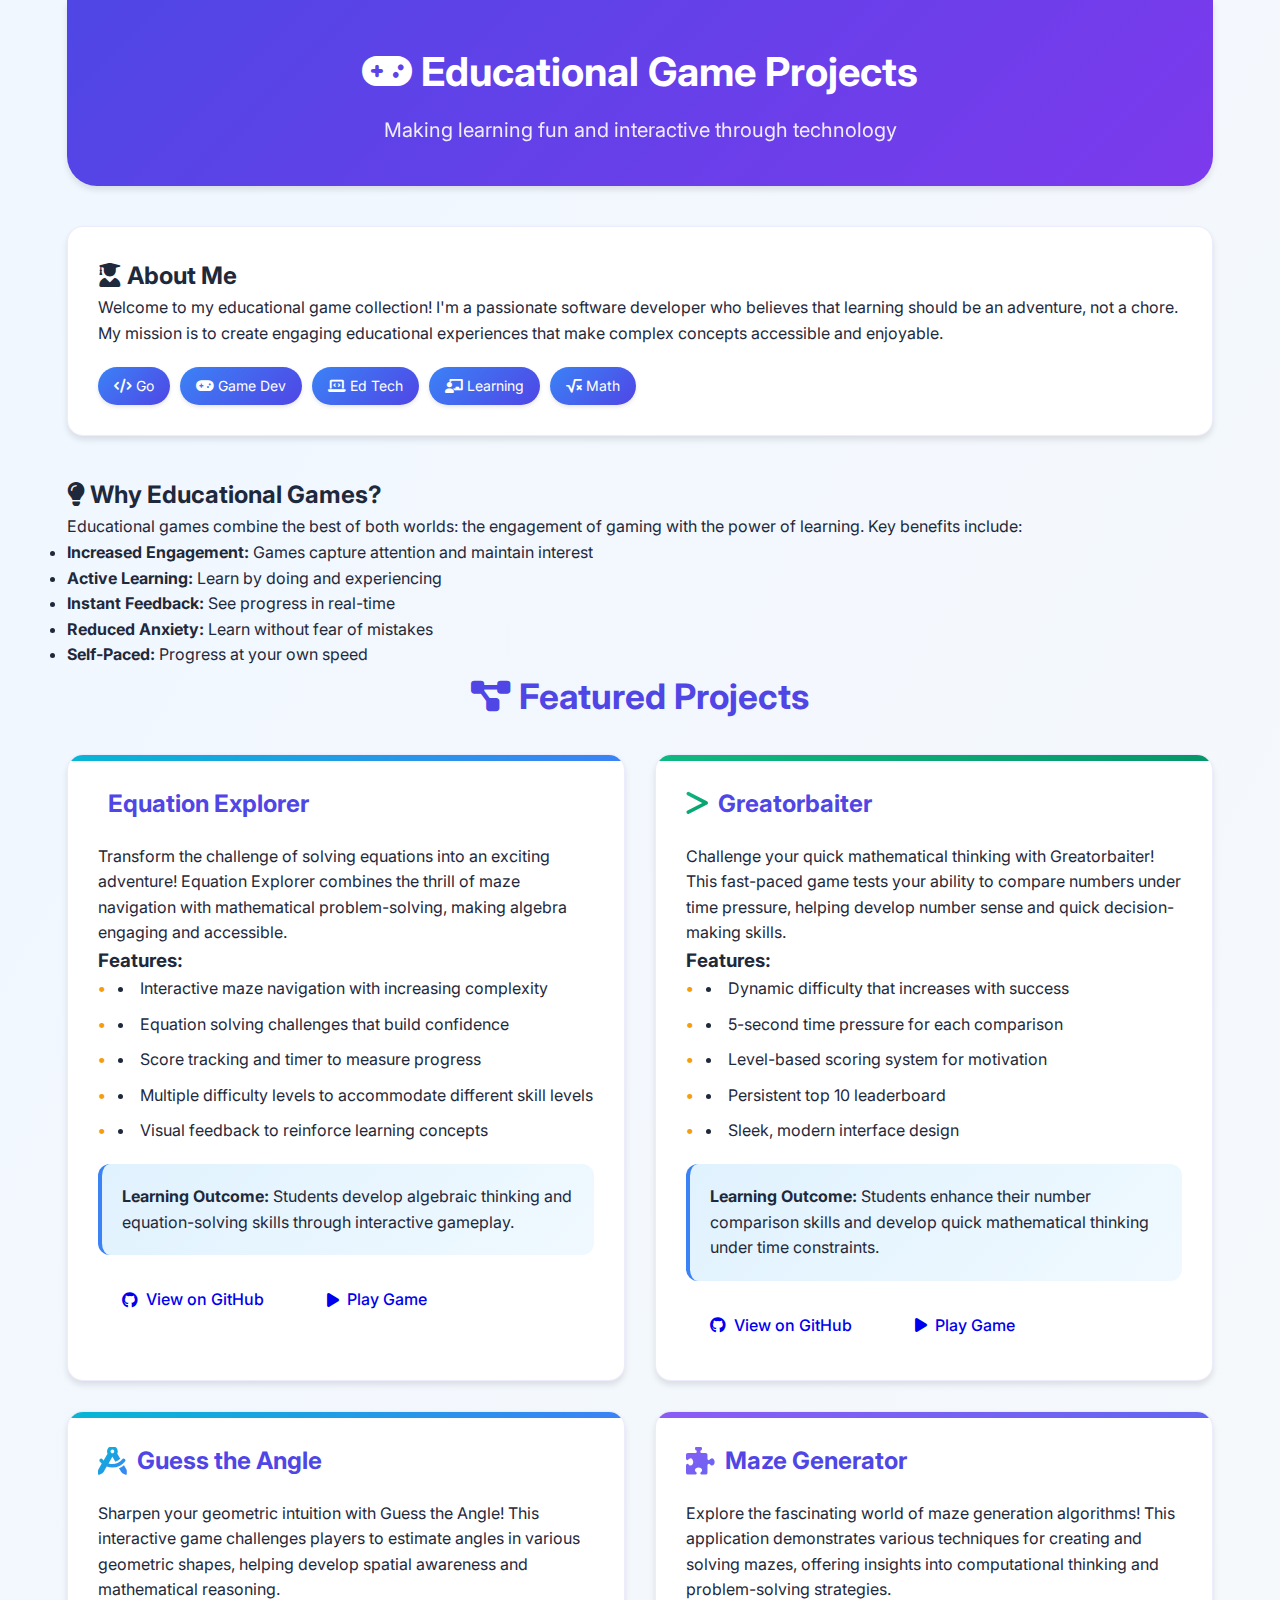
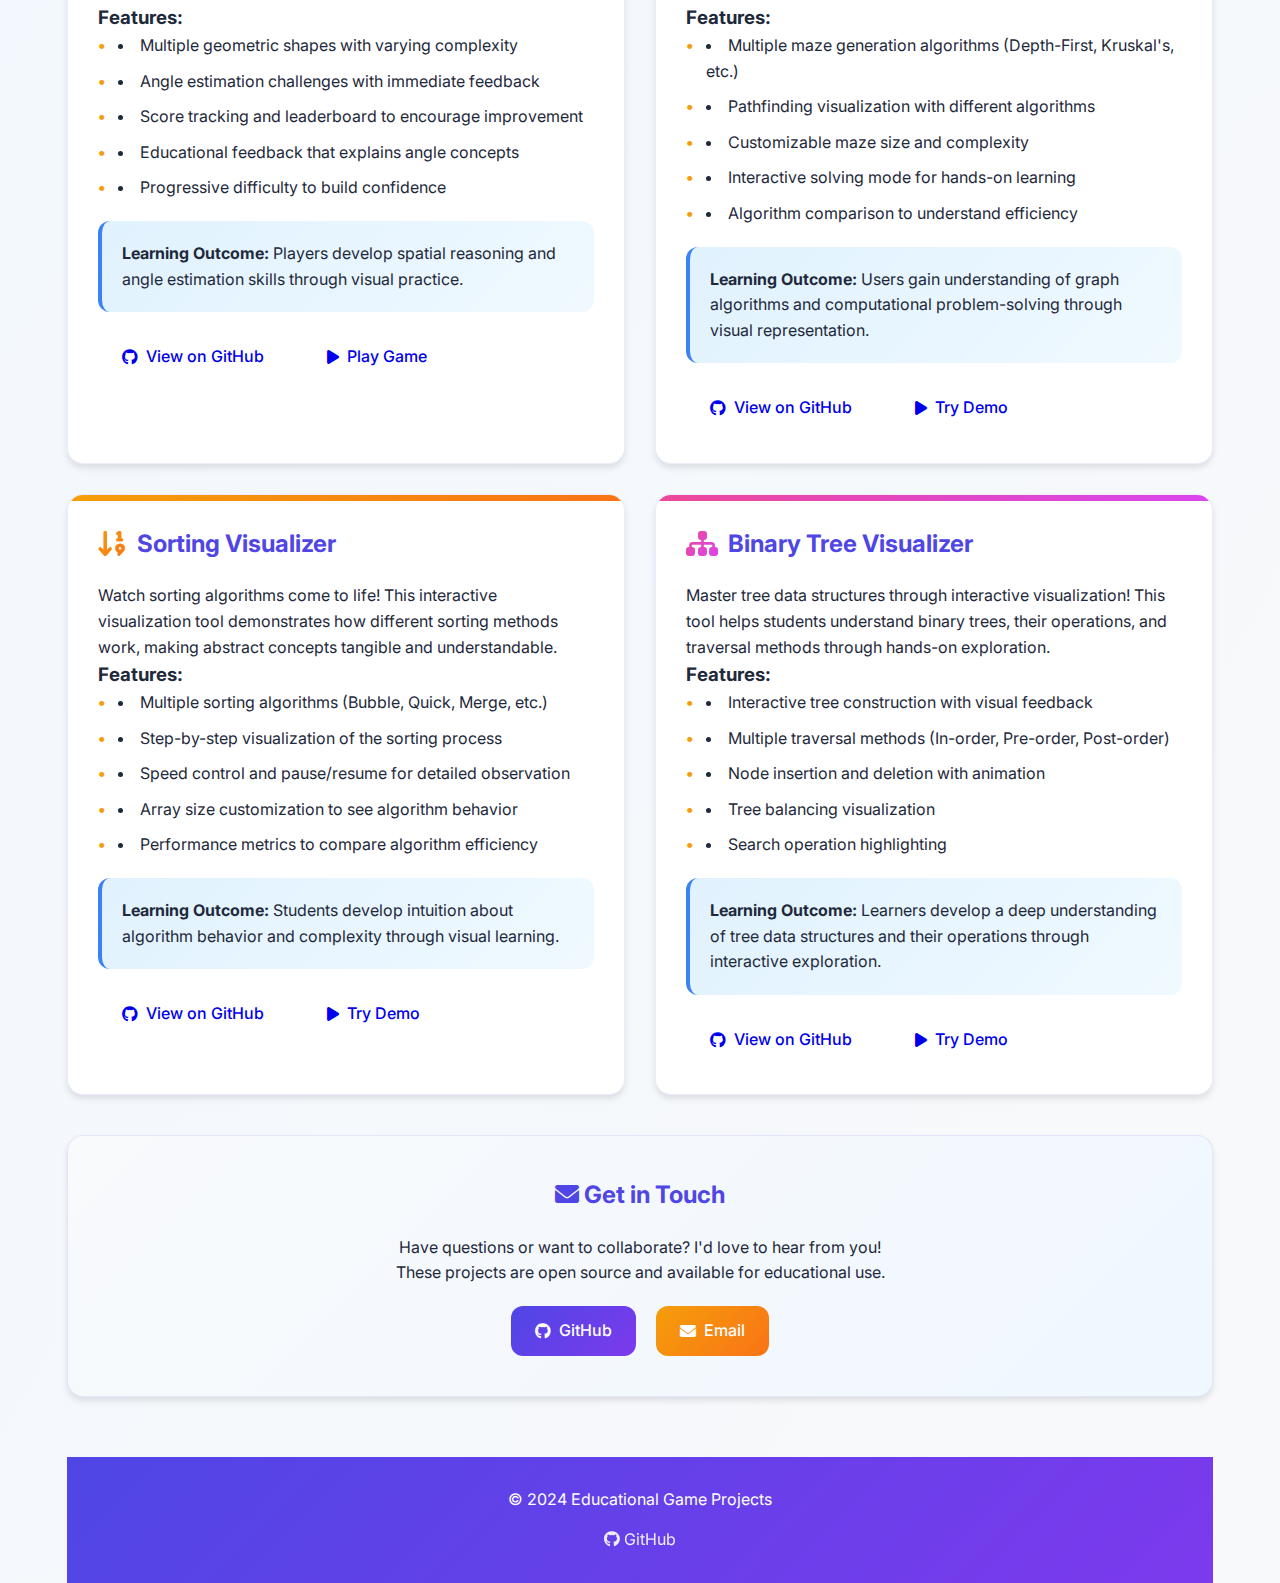
<file: index.html>
<!DOCTYPE html>
<html lang="en">
<head>
    <meta charset="UTF-8">
    <meta name="viewport" content="width=device-width, initial-scale=1.0, maximum-scale=1.0, user-scalable=no">
    <meta name="theme-color" content="#4f46e5">
    <meta name="apple-mobile-web-app-capable" content="yes">
    <meta name="apple-mobile-web-app-status-bar-style" content="black-translucent">
    <title>Educational Game Projects | Interactive Learning</title>
    <link rel="stylesheet" href="styles.css">
    <link href="https://fonts.googleapis.com/css2?family=Inter:wght@400;500;600;700&display=swap" rel="stylesheet">
    <link rel="stylesheet" href="https://cdnjs.cloudflare.com/ajax/libs/font-awesome/6.0.0/css/all.min.css">
</head>
<body>
    <div class="container">
        <header>
            <h1><i class="fas fa-gamepad"></i> Educational Game Projects</h1>
            <p class="header-subtitle">Making learning fun and interactive through technology</p>
        </header>

        <section class="about-section">
            <h2><i class="fas fa-user-graduate"></i> About Me</h2>
            <div class="about-content">
                <div class="about-text">
                    <p>Welcome to my educational game collection! I'm a passionate software developer who believes that learning should be an adventure, not a chore. My mission is to create engaging educational experiences that make complex concepts accessible and enjoyable.</p>
                    <div class="skills">
                        <span class="skill-tag"><i class="fas fa-code"></i> Go</span>
                        <span class="skill-tag"><i class="fas fa-gamepad"></i> Game Dev</span>
                        <span class="skill-tag"><i class="fas fa-laptop-code"></i> Ed Tech</span>
                        <span class="skill-tag"><i class="fas fa-chalkboard-teacher"></i> Learning</span>
                        <span class="skill-tag"><i class="fas fa-square-root-alt"></i> Math</span>
                    </div>
                </div>
            </div>
        </section>

        <section class="intro-section">
            <h2><i class="fas fa-lightbulb"></i> Why Educational Games?</h2>
            <div class="intro-content">
                <p>Educational games combine the best of both worlds: the engagement of gaming with the power of learning. Key benefits include:</p>
                <ul class="benefits-list">
                    <li><strong>Increased Engagement:</strong> Games capture attention and maintain interest</li>
                    <li><strong>Active Learning:</strong> Learn by doing and experiencing</li>
                    <li><strong>Instant Feedback:</strong> See progress in real-time</li>
                    <li><strong>Reduced Anxiety:</strong> Learn without fear of mistakes</li>
                    <li><strong>Self-Paced:</strong> Progress at your own speed</li>
                </ul>
            </div>
        </section>

        <main>
            <h2 class="projects-title"><i class="fas fa-project-diagram"></i> Featured Projects</h2>
            <div class="projects-wrapper">
                <section class="project" data-type="math">
                    <h2><i class="fas fa-maze"></i> Equation Explorer</h2>
                    <div class="project-content">
                        <div class="project-description">
                            <p>Transform the challenge of solving equations into an exciting adventure! Equation Explorer combines the thrill of maze navigation with mathematical problem-solving, making algebra engaging and accessible.</p>
                            <h3>Features:</h3>
                            <ul>
                                <li>Interactive maze navigation with increasing complexity</li>
                                <li>Equation solving challenges that build confidence</li>
                                <li>Score tracking and timer to measure progress</li>
                                <li>Multiple difficulty levels to accommodate different skill levels</li>
                                <li>Visual feedback to reinforce learning concepts</li>
                            </ul>
                            <p class="learning-outcome"><strong>Learning Outcome:</strong> Students develop algebraic thinking and equation-solving skills through interactive gameplay.</p>
                            <div class="project-links">
                                <a href="https://github.com/hsrakri/hd-gocode/tree/main/equation_explorer" class="btn"><i class="fab fa-github"></i> View on GitHub</a>
                                <a href="https://hsrakri.github.io/hd-gocode/equation_explorer" class="btn"><i class="fas fa-play"></i> Play Game</a>
                            </div>
                        </div>
                    </div>
                </section>

                <section class="project" data-type="game">
                    <h2><i class="fas fa-greater-than"></i> Greatorbaiter</h2>
                    <div class="project-content">
                        <div class="project-description">
                            <p>Challenge your quick mathematical thinking with Greatorbaiter! This fast-paced game tests your ability to compare numbers under time pressure, helping develop number sense and quick decision-making skills.</p>
                            <h3>Features:</h3>
                            <ul>
                                <li>Dynamic difficulty that increases with success</li>
                                <li>5-second time pressure for each comparison</li>
                                <li>Level-based scoring system for motivation</li>
                                <li>Persistent top 10 leaderboard</li>
                                <li>Sleek, modern interface design</li>
                            </ul>
                            <p class="learning-outcome"><strong>Learning Outcome:</strong> Students enhance their number comparison skills and develop quick mathematical thinking under time constraints.</p>
                            <div class="project-links">
                                <a href="https://github.com/hsrakri/hd-gocode/tree/main/greatorbaiter" class="btn"><i class="fab fa-github"></i> View on GitHub</a>
                                <a href="games/greatorbaiter/index.html" class="btn"><i class="fas fa-play"></i> Play Game</a>
                            </div>
                        </div>
                    </div>
                </section>

                <section class="project" data-type="math">
                    <h2><i class="fas fa-drafting-compass"></i> Guess the Angle</h2>
                    <div class="project-content">
                        <div class="project-description">
                            <p>Sharpen your geometric intuition with Guess the Angle! This interactive game challenges players to estimate angles in various geometric shapes, helping develop spatial awareness and mathematical reasoning.</p>
                            <h3>Features:</h3>
                            <ul>
                                <li>Multiple geometric shapes with varying complexity</li>
                                <li>Angle estimation challenges with immediate feedback</li>
                                <li>Score tracking and leaderboard to encourage improvement</li>
                                <li>Educational feedback that explains angle concepts</li>
                                <li>Progressive difficulty to build confidence</li>
                            </ul>
                            <p class="learning-outcome"><strong>Learning Outcome:</strong> Players develop spatial reasoning and angle estimation skills through visual practice.</p>
                            <div class="project-links">
                                <a href="https://github.com/hsrakri/hd-gocode/tree/main/guesstheangle" class="btn"><i class="fab fa-github"></i> View on GitHub</a>
                                <a href="https://hsrakri.github.io/hd-gocode/guesstheangle" class="btn"><i class="fas fa-play"></i> Play Game</a>
                            </div>
                        </div>
                    </div>
                </section>

                <section class="project" data-type="algorithm">
                    <h2><i class="fas fa-puzzle-piece"></i> Maze Generator</h2>
                    <div class="project-content">
                        <div class="project-description">
                            <p>Explore the fascinating world of maze generation algorithms! This application demonstrates various techniques for creating and solving mazes, offering insights into computational thinking and problem-solving strategies.</p>
                            <h3>Features:</h3>
                            <ul>
                                <li>Multiple maze generation algorithms (Depth-First, Kruskal's, etc.)</li>
                                <li>Pathfinding visualization with different algorithms</li>
                                <li>Customizable maze size and complexity</li>
                                <li>Interactive solving mode for hands-on learning</li>
                                <li>Algorithm comparison to understand efficiency</li>
                            </ul>
                            <p class="learning-outcome"><strong>Learning Outcome:</strong> Users gain understanding of graph algorithms and computational problem-solving through visual representation.</p>
                            <div class="project-links">
                                <a href="https://github.com/hsrakri/hd-gocode/tree/main/maze_generator" class="btn"><i class="fab fa-github"></i> View on GitHub</a>
                                <a href="https://hsrakri.github.io/hd-gocode/maze_generator" class="btn"><i class="fas fa-play"></i> Try Demo</a>
                            </div>
                        </div>
                    </div>
                </section>

                <section class="project" data-type="visualization">
                    <h2><i class="fas fa-sort-numeric-down"></i> Sorting Visualizer</h2>
                    <div class="project-content">
                        <div class="project-description">
                            <p>Watch sorting algorithms come to life! This interactive visualization tool demonstrates how different sorting methods work, making abstract concepts tangible and understandable.</p>
                            <h3>Features:</h3>
                            <ul>
                                <li>Multiple sorting algorithms (Bubble, Quick, Merge, etc.)</li>
                                <li>Step-by-step visualization of the sorting process</li>
                                <li>Speed control and pause/resume for detailed observation</li>
                                <li>Array size customization to see algorithm behavior</li>
                                <li>Performance metrics to compare algorithm efficiency</li>
                            </ul>
                            <p class="learning-outcome"><strong>Learning Outcome:</strong> Students develop intuition about algorithm behavior and complexity through visual learning.</p>
                            <div class="project-links">
                                <a href="https://github.com/hsrakri/hd-gocode/tree/main/sorting_visualizer" class="btn"><i class="fab fa-github"></i> View on GitHub</a>
                                <a href="https://hsrakri.github.io/hd-gocode/sorting_visualizer" class="btn"><i class="fas fa-play"></i> Try Demo</a>
                            </div>
                        </div>
                    </div>
                </section>

                <section class="project" data-type="data">
                    <h2><i class="fas fa-sitemap"></i> Binary Tree Visualizer</h2>
                    <div class="project-content">
                        <div class="project-description">
                            <p>Master tree data structures through interactive visualization! This tool helps students understand binary trees, their operations, and traversal methods through hands-on exploration.</p>
                            <h3>Features:</h3>
                            <ul>
                                <li>Interactive tree construction with visual feedback</li>
                                <li>Multiple traversal methods (In-order, Pre-order, Post-order)</li>
                                <li>Node insertion and deletion with animation</li>
                                <li>Tree balancing visualization</li>
                                <li>Search operation highlighting</li>
                            </ul>
                            <p class="learning-outcome"><strong>Learning Outcome:</strong> Learners develop a deep understanding of tree data structures and their operations through interactive exploration.</p>
                            <div class="project-links">
                                <a href="https://github.com/hsrakri/hd-gocode/tree/main/binary_tree_visualizer" class="btn"><i class="fab fa-github"></i> View on GitHub</a>
                                <a href="https://hsrakri.github.io/hd-gocode/binary_tree_visualizer" class="btn"><i class="fas fa-play"></i> Try Demo</a>
                            </div>
                        </div>
                    </div>
                </section>
            </div>
        </main>

        <section class="contact-section">
            <h2><i class="fas fa-envelope"></i> Get in Touch</h2>
            <div class="contact-content">
                <p>Have questions or want to collaborate? I'd love to hear from you!</p>
                <p>These projects are open source and available for educational use.</p>
                <div class="contact-links">
                    <a href="https://github.com/hsrakri" class="btn btn-github"><i class="fab fa-github"></i> GitHub</a>
                    <a href="mailto:contact@example.com" class="btn btn-email"><i class="fas fa-envelope"></i> Email</a>
                </div>
            </div>
        </section>

        <footer>
            <p>&copy; 2024 Educational Game Projects</p>
            <div class="social-links">
                <a href="https://github.com/hsrakri" target="_blank" rel="noopener"><i class="fab fa-github"></i> GitHub</a>
            </div>
        </footer>
    </div>

    <script>
        // Add touch support for mobile devices
        document.addEventListener('DOMContentLoaded', function() {
            // Add active state to buttons on touch
            const buttons = document.querySelectorAll('.btn');
            buttons.forEach(button => {
                button.addEventListener('touchstart', function() {
                    this.classList.add('btn-active');
                });
                button.addEventListener('touchend', function() {
                    this.classList.remove('btn-active');
                });
            });

            // Improve scroll performance
            let ticking = false;
            window.addEventListener('scroll', function() {
                if (!ticking) {
                    window.requestAnimationFrame(function() {
                        // Add scroll-based effects here if needed
                        ticking = false;
                    });
                    ticking = true;
                }
            });
        });
    </script>
</body>
</html>
</file>
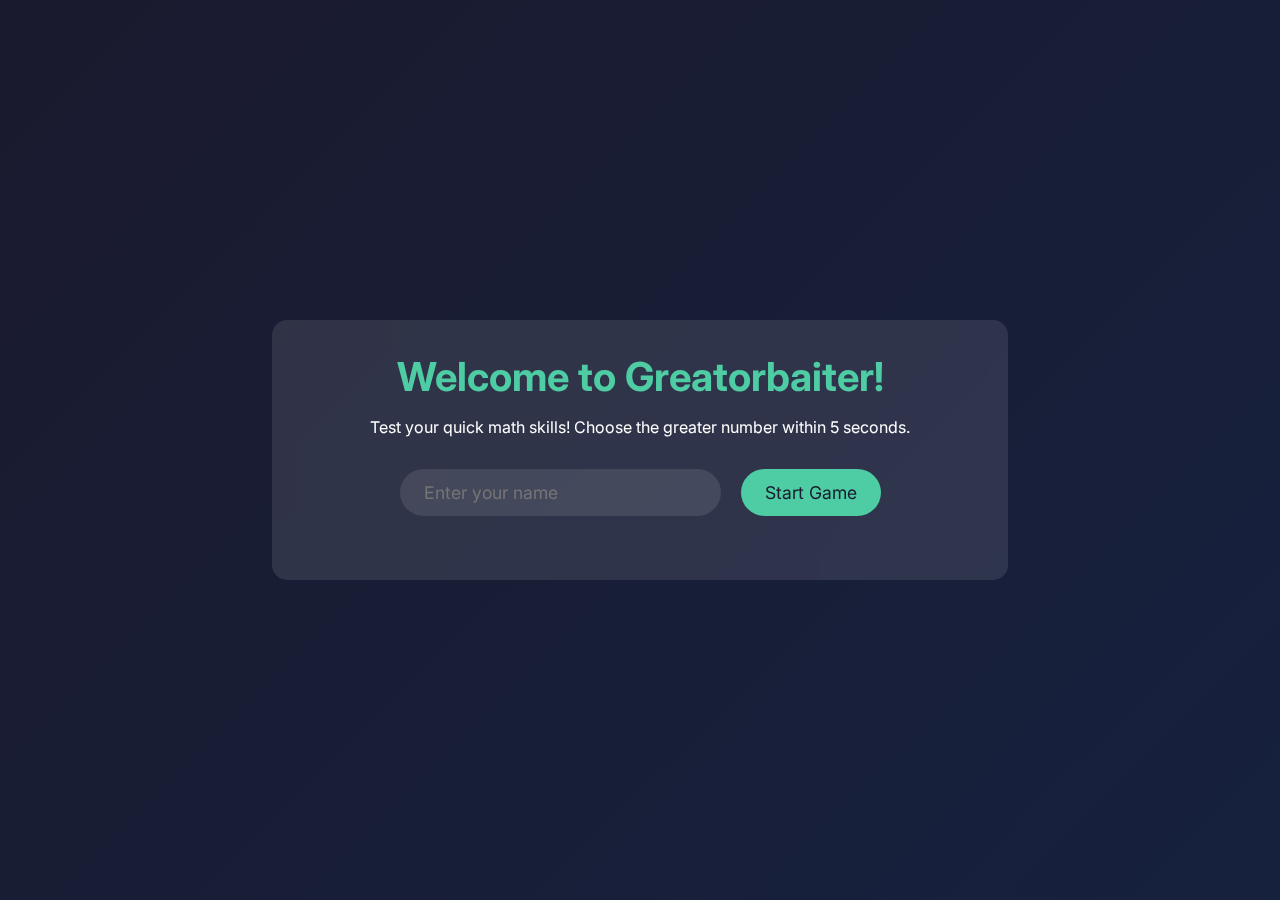
<file: greatorbaiter/index.html>
<!DOCTYPE html>
<html lang="en">
<head>
    <meta charset="UTF-8">
    <meta name="viewport" content="width=device-width, initial-scale=1.0">
    <title>Greatorbaiter - Math Comparison Game</title>
    <link rel="stylesheet" href="styles.css">
    <link href="https://fonts.googleapis.com/css2?family=Inter:wght@400;500;600;700&display=swap" rel="stylesheet">
</head>
<body>
    <div class="container">
        <div id="welcome-screen" class="screen">
            <h1>Welcome to Greatorbaiter!</h1>
            <p>Test your quick math skills! Choose the greater number within 5 seconds.</p>
            <div class="name-input">
                <input type="text" id="player-name" placeholder="Enter your name">
                <button id="start-game">Start Game</button>
            </div>
        </div>

        <div id="game-screen" class="screen hidden">
            <div class="game-header">
                <div class="score">Score: <span id="score">0</span></div>
                <div class="timer">Time: <span id="timer">5</span>s</div>
                <div class="level">Level: <span id="level">1</span></div>
            </div>

            <div class="game-area">
                <div class="number-box left" id="left-number">
                    <span class="number">0</span>
                </div>
                <div class="vs">VS</div>
                <div class="number-box right" id="right-number">
                    <span class="number">0</span>
                </div>
            </div>
        </div>

        <div id="game-over-screen" class="screen hidden">
            <h2>Game Over!</h2>
            <div class="final-score">Final Score: <span id="final-score">0</span></div>
            <div class="leaderboard">
                <h3>Leaderboard</h3>
                <div id="leaderboard-list"></div>
            </div>
            <button id="play-again">Play Again</button>
        </div>
    </div>
    <script src="script.js"></script>
</body>
</html>
</file>
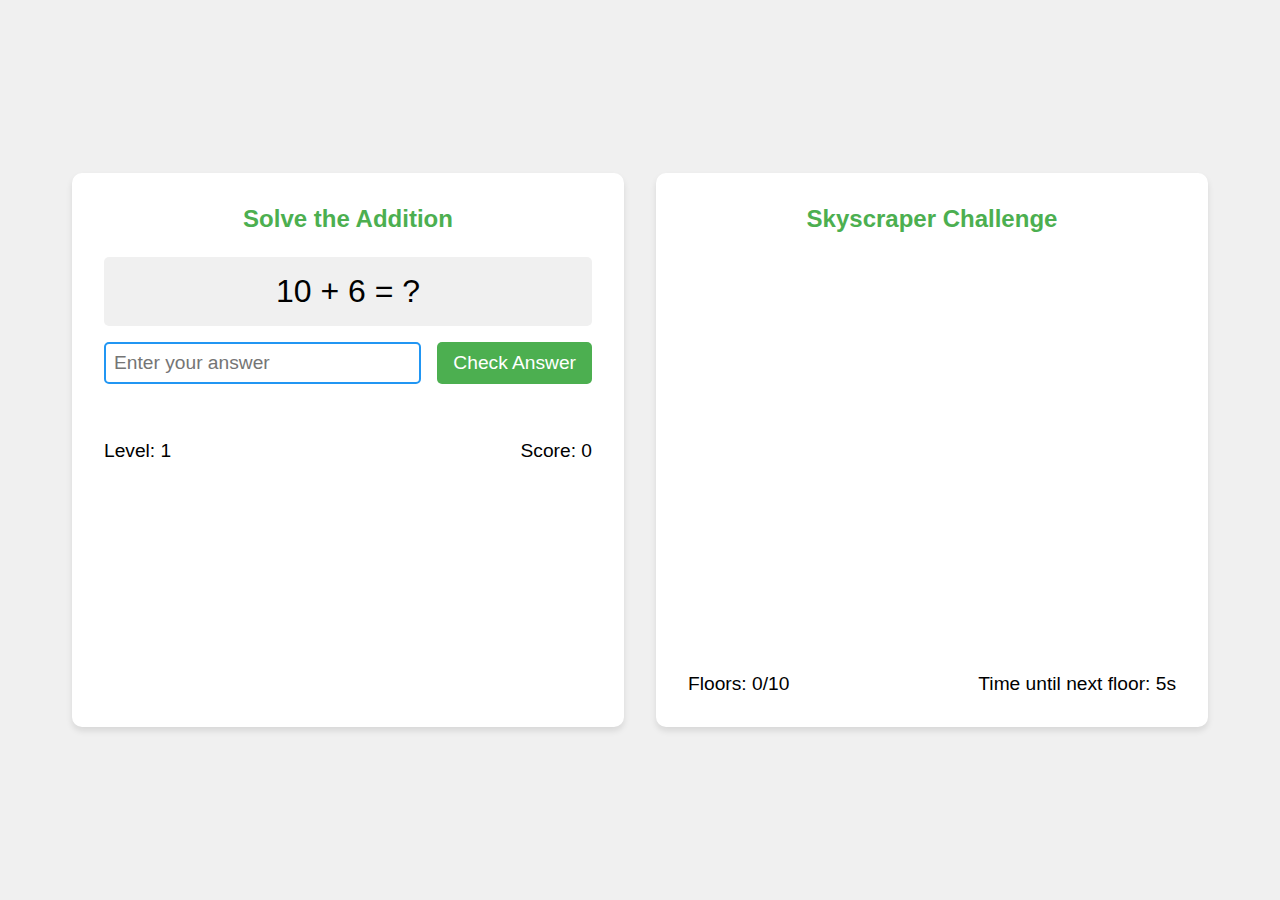
<file: games/addition_bulldozer/index.html>
<!DOCTYPE html>
<html lang="en">
<head>
    <meta charset="UTF-8">
    <meta name="viewport" content="width=device-width, initial-scale=1.0">
    <title>Addition Bulldozer</title>
    <link rel="stylesheet" href="styles.css">
</head>
<body>
    <div class="game-container">
        <div class="panel addition-panel">
            <h2>Solve the Addition</h2>
            <div id="problem" class="problem"></div>
            <div class="input-section">
                <input type="number" id="answer" placeholder="Enter your answer">
                <button id="submit">Check Answer</button>
            </div>
            <div id="feedback" class="feedback"></div>
            <div class="stats">
                <div>Level: <span id="level">1</span></div>
                <div>Score: <span id="score">0</span></div>
            </div>
        </div>
        <div class="panel building-panel">
            <h2>Skyscraper Challenge</h2>
            <div id="building" class="building"></div>
            <div class="game-status">
                <div>Floors: <span id="floors">0</span>/10</div>
                <div>Time until next floor: <span id="timer">5</span>s</div>
            </div>
        </div>
    </div>
    <script src="game.js"></script>
</body>
</html>
</file>
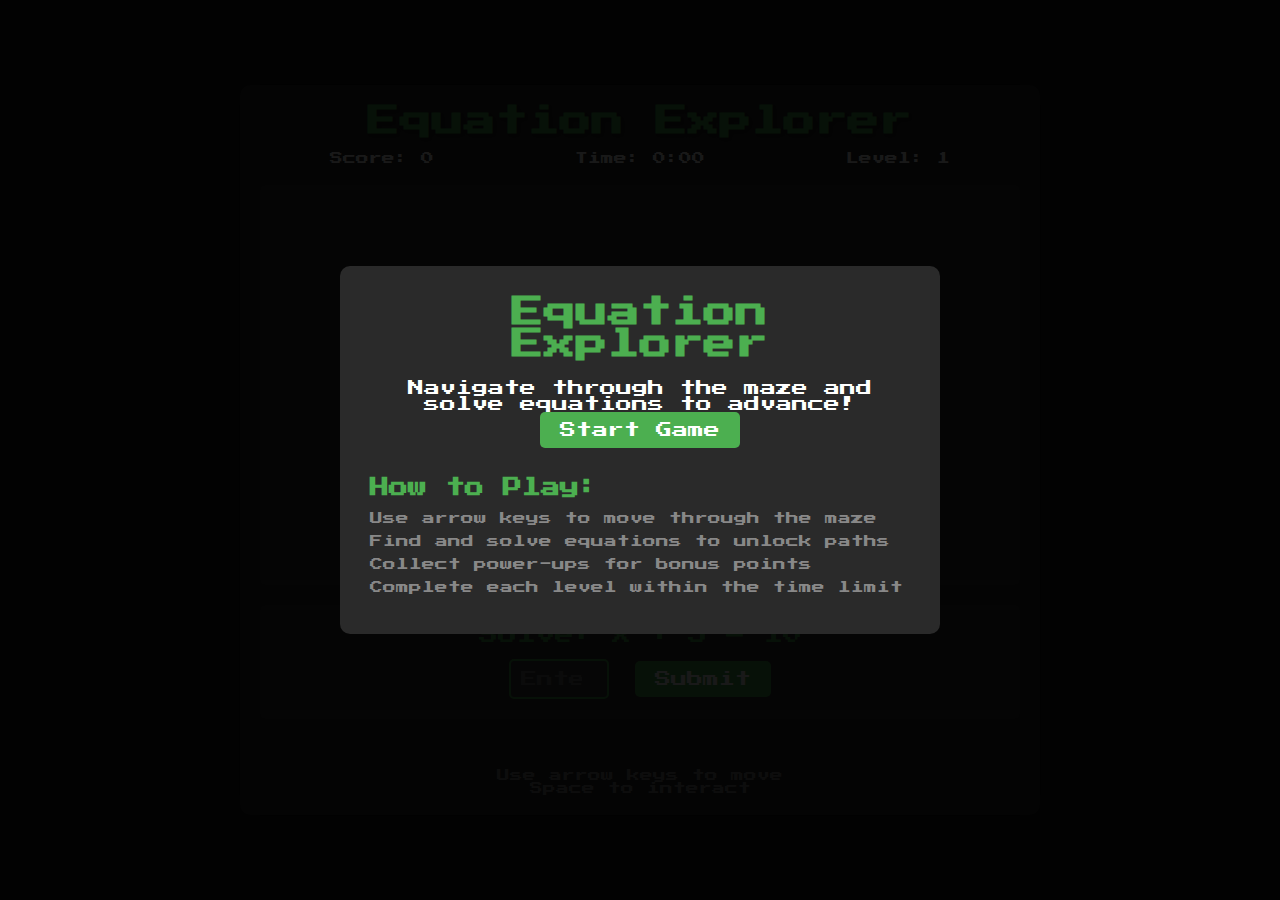
<file: games/equation_explorer/index.html>
<!DOCTYPE html>
<html lang="en">
<head>
    <meta charset="UTF-8">
    <meta name="viewport" content="width=device-width, initial-scale=1.0">
    <title>Equation Explorer</title>
    <link rel="stylesheet" href="styles.css">
    <link href="https://fonts.googleapis.com/css2?family=Press+Start+2P&display=swap" rel="stylesheet">
</head>
<body>
    <div class="game-container">
        <div class="header">
            <h1>Equation Explorer</h1>
            <div class="stats">
                <span id="score">Score: 0</span>
                <span id="timer">Time: 0:00</span>
                <span id="level">Level: 1</span>
            </div>
        </div>
        <canvas id="gameCanvas"></canvas>
        <div class="equation-panel">
            <div id="equation">Solve: x + 5 = 10</div>
            <input type="number" id="answer" placeholder="Enter your answer">
            <button id="submit">Submit</button>
        </div>
        <div id="message"></div>
        <div class="controls">
            <div class="control-info">
                <p>Use arrow keys to move</p>
                <p>Space to interact</p>
            </div>
        </div>
    </div>
    <div id="startScreen" class="overlay">
        <div class="start-content">
            <h1>Equation Explorer</h1>
            <p>Navigate through the maze and solve equations to advance!</p>
            <button id="startButton">Start Game</button>
            <div class="instructions">
                <h2>How to Play:</h2>
                <ul>
                    <li>Use arrow keys to move through the maze</li>
                    <li>Find and solve equations to unlock paths</li>
                    <li>Collect power-ups for bonus points</li>
                    <li>Complete each level within the time limit</li>
                </ul>
            </div>
        </div>
    </div>
    <div id="gameOverScreen" class="overlay hidden">
        <div class="game-over-content">
            <h1>Game Over!</h1>
            <div id="finalScore"></div>
            <button id="restartButton">Play Again</button>
        </div>
    </div>
    <script src="game.js"></script>
</body>
</html>
</file>
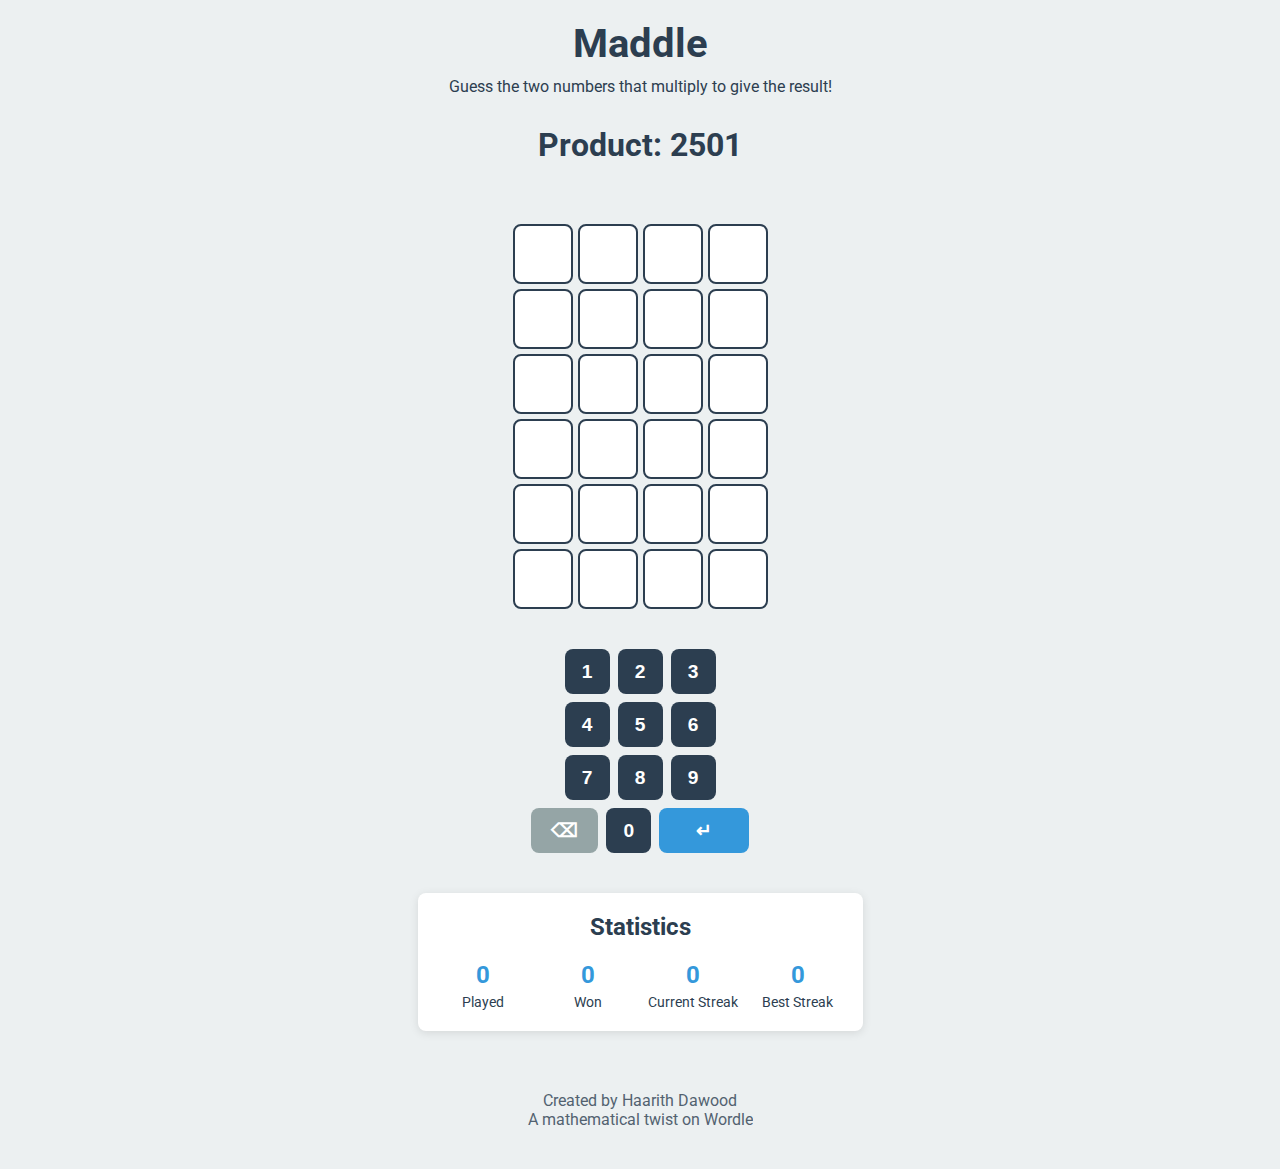
<file: games/maddle/index.html>
<!DOCTYPE html>
<html lang="en">
<head>
    <meta charset="UTF-8">
    <meta name="viewport" content="width=device-width, initial-scale=1.0">
    <title>Maddle - Math Wordle Game</title>
    <link href="https://fonts.googleapis.com/css2?family=Roboto:wght@400;500;700&display=swap" rel="stylesheet">
    <link rel="stylesheet" href="styles.css">
</head>
<body>
    <div class="container">
        <header>
            <h1>Maddle</h1>
            <p>Guess the two numbers that multiply to give the result!</p>
        </header>

        <div class="equation-display"></div>
        
        <div class="message"></div>

        <div class="game-container">
            <div class="guess-grid"></div>
            
            <div class="keyboard"></div>
        </div>

        <div class="stats">
            <h2>Statistics</h2>
            <div class="stats-grid">
                <div class="stat-item">
                    <span class="stat-value" id="gamesPlayed">0</span>
                    <span class="stat-label">Played</span>
                </div>
                <div class="stat-item">
                    <span class="stat-value" id="gamesWon">0</span>
                    <span class="stat-label">Won</span>
                </div>
                <div class="stat-item">
                    <span class="stat-value" id="currentStreak">0</span>
                    <span class="stat-label">Current Streak</span>
                </div>
                <div class="stat-item">
                    <span class="stat-value" id="bestStreak">0</span>
                    <span class="stat-label">Best Streak</span>
                </div>
            </div>
        </div>

        <footer>
            <p>Created by Haarith Dawood</p>
            <p>A mathematical twist on Wordle</p>
        </footer>
    </div>

    <script src="script.js"></script>
</body>
</html>
</file>
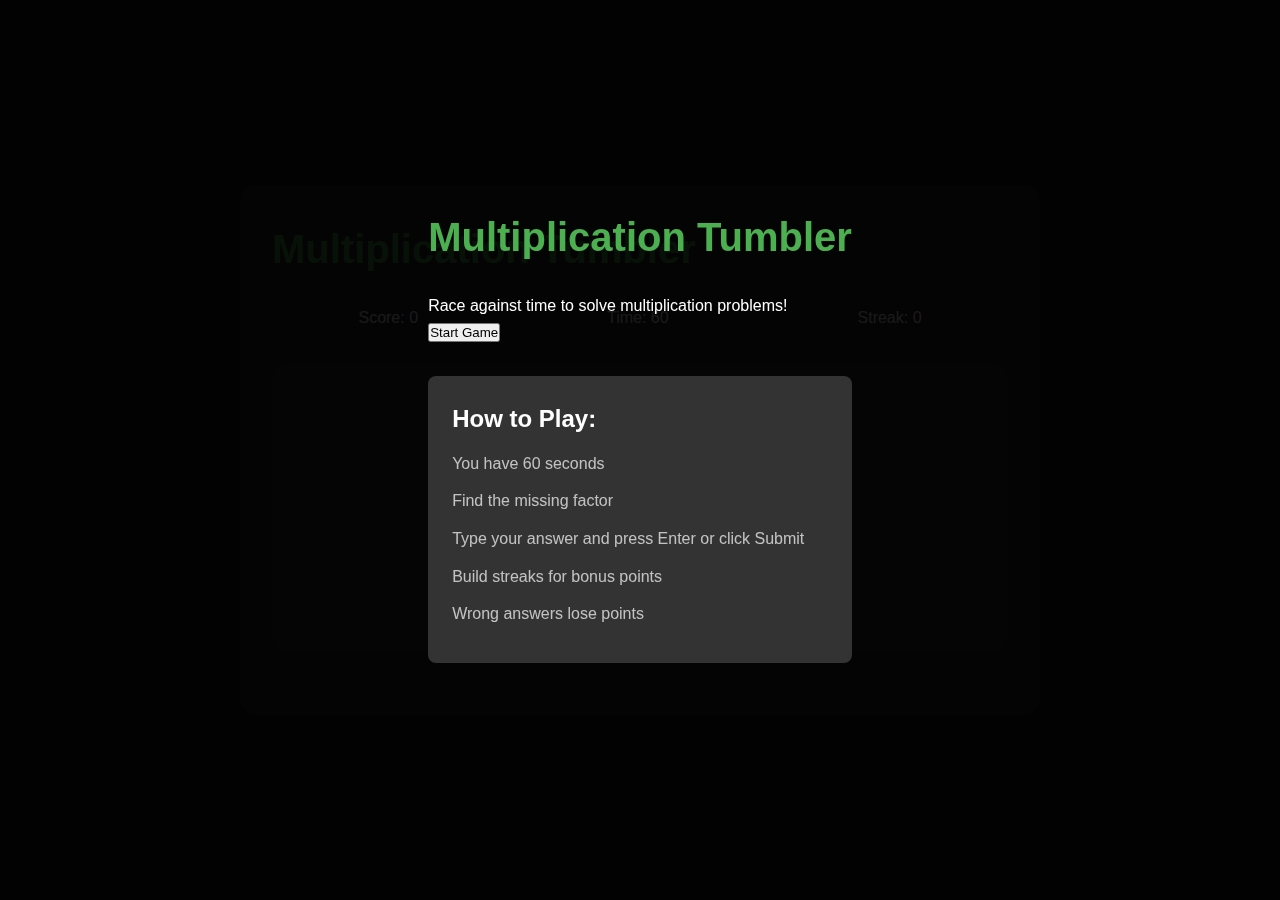
<file: games/multiplication_tumbler/index.html>
<!DOCTYPE html>
<html lang="en">
<head>
    <meta charset="UTF-8">
    <meta name="viewport" content="width=device-width, initial-scale=1.0">
    <title>Multiplication Tumbler</title>
    <link rel="stylesheet" href="styles.css">
    <link href="https://fonts.googleapis.com/css2?family=Press+Start+2P&display=swap" rel="stylesheet">
</head>
<body>
    <div class="game-container">
        <div class="header">
            <h1>Multiplication Tumbler</h1>
            <div class="stats">
                <span id="score">Score: 0</span>
                <span id="timer">Time: 60</span>
                <span id="streak">Streak: 0</span>
            </div>
        </div>
        
        <div class="game-area">
            <div id="problem" class="problem">
                <span id="factor1">?</span> × <span id="factor2">?</span> = <span id="product">?</span>
            </div>
            
            <div class="input-area">
                <input type="number" id="answer" placeholder="Enter missing number" autofocus>
                <button id="submit">Submit</button>
            </div>
            
            <div id="message" class="message"></div>
        </div>

        <div id="startScreen" class="overlay">
            <div class="start-content">
                <h1>Multiplication Tumbler</h1>
                <p>Race against time to solve multiplication problems!</p>
                <button id="startButton">Start Game</button>
                <div class="instructions">
                    <h2>How to Play:</h2>
                    <ul>
                        <li>You have 60 seconds</li>
                        <li>Find the missing factor</li>
                        <li>Type your answer and press Enter or click Submit</li>
                        <li>Build streaks for bonus points</li>
                        <li>Wrong answers lose points</li>
                    </ul>
                </div>
            </div>
        </div>

        <div id="gameOverScreen" class="overlay hidden">
            <div class="game-over-content">
                <h1>Game Over!</h1>
                <div id="finalScore"></div>
                <div id="finalStreak"></div>
                <button id="restartButton">Play Again</button>
            </div>
        </div>
    </div>
    <script src="game.js"></script>
</body>
</html>
</file>
<file: styles.css>
/* Base styles */
:root {
    --primary: #4f46e5;
    --secondary: #7c3aed;
    --accent: #f59e0b;
    --success: #10b981;
    --info: #3b82f6;
    --background: #f8fafc;
    --card-bg: #ffffff;
    --text: #1e293b;
    
    /* Project Type Colors */
    --math-gradient: linear-gradient(135deg, #06b6d4 0%, #3b82f6 100%);
    --algo-gradient: linear-gradient(135deg, #8b5cf6 0%, #6366f1 100%);
    --visual-gradient: linear-gradient(135deg, #f59e0b 0%, #f97316 100%);
    --game-gradient: linear-gradient(135deg, #10b981 0%, #059669 100%);
    --data-gradient: linear-gradient(135deg, #ec4899 0%, #d946ef 100%);
}

* {
    margin: 0;
    padding: 0;
    box-sizing: border-box;
    -webkit-tap-highlight-color: transparent;
}

html {
    font-size: 16px;
    scroll-behavior: smooth;
}

body {
    font-family: 'Inter', sans-serif;
    line-height: 1.6;
    background-color: var(--background);
    color: var(--text);
    background-image: linear-gradient(120deg, #f0f7ff 0%, #f8f9fa 100%);
    overflow-x: hidden;
    -webkit-font-smoothing: antialiased;
}

.container {
    width: 92%;
    max-width: 1200px;
    margin: 0 auto;
    padding: 0 1rem;
}

/* Header */
header {
    text-align: center;
    margin-bottom: 2.5rem;
    padding: 2.5rem 1rem;
    background: linear-gradient(135deg, var(--primary) 0%, var(--secondary) 100%);
    color: white;
    border-radius: 0 0 30px 30px;
    box-shadow: 0 4px 6px rgba(0, 0, 0, 0.1);
}

header h1 {
    margin-bottom: 0.625rem;
    color: white;
    font-size: clamp(1.75rem, 4vw, 2.5rem);
}

.header-subtitle {
    font-size: clamp(1rem, 2.5vw, 1.25rem);
    opacity: 0.9;
}

/* About section */
.about-section {
    background: var(--card-bg);
    padding: 1.875rem;
    border-radius: 16px;
    box-shadow: 0 4px 6px rgba(0, 0, 0, 0.1);
    margin-bottom: 2.5rem;
    border: 1px solid rgba(79, 70, 229, 0.1);
}

.about-text p {
    font-size: clamp(0.875rem, 2vw, 1rem);
}

.skills {
    display: flex;
    flex-wrap: wrap;
    gap: 0.625rem;
    margin-top: 1.25rem;
}

.skill-tag {
    background: linear-gradient(135deg, var(--info) 0%, var(--primary) 100%);
    color: white;
    padding: 0.5rem 1rem;
    border-radius: 20px;
    font-size: clamp(0.75rem, 1.5vw, 0.875rem);
    box-shadow: 0 2px 4px rgba(0, 0, 0, 0.1);
    transition: transform 0.2s;
    white-space: nowrap;
}

.skill-tag:hover {
    transform: translateY(-2px);
}

/* Projects */
.projects-title {
    text-align: center;
    color: var(--primary);
    margin-bottom: 1.875rem;
    font-size: clamp(1.5rem, 3vw, 2.2rem);
}

.projects-wrapper {
    display: grid;
    gap: 1.875rem;
    grid-template-columns: repeat(auto-fit, minmax(min(100%, 400px), 1fr));
}

.project {
    background: var(--card-bg);
    padding: 1.875rem;
    border-radius: 16px;
    box-shadow: 0 4px 6px rgba(0, 0, 0, 0.1);
    border: 1px solid rgba(79, 70, 229, 0.1);
    transition: transform 0.2s, box-shadow 0.2s;
    height: 100%;
    display: flex;
    flex-direction: column;
    position: relative;
    overflow: hidden;
}

.project::before {
    content: '';
    position: absolute;
    top: 0;
    left: 0;
    right: 0;
    height: 6px;
    background: var(--math-gradient);
    transition: height 0.3s ease;
}

.project:hover::before {
    height: 8px;
}

/* Project type-specific styles */
.project[data-type="math"]::before {
    background: var(--math-gradient);
}

.project[data-type="algorithm"]::before {
    background: var(--algo-gradient);
}

.project[data-type="visualization"]::before {
    background: var(--visual-gradient);
}

.project[data-type="game"]::before {
    background: var(--game-gradient);
}

.project[data-type="data"]::before {
    background: var(--data-gradient);
}

.project h2 {
    color: var(--primary);
    margin-bottom: 20px;
    display: flex;
    align-items: center;
    gap: 10px;
    font-size: clamp(1.25rem, 2.5vw, 1.5rem);
    position: relative;
}

.project h2 i {
    font-size: 1.2em;
    background: var(--math-gradient);
    -webkit-background-clip: text;
    -webkit-text-fill-color: transparent;
    background-clip: text;
}

/* Project icon type-specific styles */
.project[data-type="math"] h2 i {
    background: var(--math-gradient);
    -webkit-background-clip: text;
    -webkit-text-fill-color: transparent;
}

.project[data-type="algorithm"] h2 i {
    background: var(--algo-gradient);
    -webkit-background-clip: text;
    -webkit-text-fill-color: transparent;
}

.project[data-type="visualization"] h2 i {
    background: var(--visual-gradient);
    -webkit-background-clip: text;
    -webkit-text-fill-color: transparent;
}

.project[data-type="game"] h2 i {
    background: var(--game-gradient);
    -webkit-background-clip: text;
    -webkit-text-fill-color: transparent;
}

.project[data-type="data"] h2 i {
    background: var(--data-gradient);
    -webkit-background-clip: text;
    -webkit-text-fill-color: transparent;
}

.project-description {
    flex-grow: 1;
}

.project-description ul {
    list-style-position: inside;
    padding-left: 0;
}

.project-description li {
    margin-bottom: 10px;
    padding-left: 20px;
    position: relative;
}

.project-description li::before {
    content: "•";
    color: var(--accent);
    font-weight: bold;
    position: absolute;
    left: 0;
}

.learning-outcome {
    background: linear-gradient(135deg, #e0f2fe 0%, #f0f9ff 100%);
    padding: 20px;
    border-radius: 12px;
    margin: 20px 0;
    border-left: 4px solid var(--info);
}

/* Buttons */
.project-links {
    display: flex;
    gap: 0.938rem;
    margin-top: 1.25rem;
}

.btn {
    display: inline-flex;
    align-items: center;
    justify-content: center;
    gap: 0.5rem;
    padding: 0.75rem 1.5rem;
    border-radius: 12px;
    text-decoration: none;
    font-weight: 500;
    transition: all 0.2s;
    font-size: clamp(0.875rem, 2vw, 1rem);
    min-height: 44px;
    touch-action: manipulation;
}

.btn-active {
    transform: scale(0.98);
}

.btn-github {
    background: linear-gradient(135deg, var(--primary) 0%, var(--secondary) 100%);
    color: white;
}

.btn-email {
    background: linear-gradient(135deg, var(--accent) 0%, #f97316 100%);
    color: white;
}

.btn:hover {
    transform: translateY(-2px);
    box-shadow: 0 4px 8px rgba(0, 0, 0, 0.2);
}

/* Contact section */
.contact-section {
    background: var(--card-bg);
    padding: 2.5rem 1.875rem;
    border-radius: 16px;
    box-shadow: 0 4px 6px rgba(0, 0, 0, 0.1);
    margin: 2.5rem 0;
    text-align: center;
    background-image: linear-gradient(135deg, #f8fafc 0%, #f0f7ff 100%);
    border: 1px solid rgba(79, 70, 229, 0.1);
}

.contact-section h2 {
    color: var(--primary);
    margin-bottom: 20px;
    font-size: clamp(1.25rem, 2.5vw, 1.5rem);
}

.contact-links {
    display: flex;
    justify-content: center;
    gap: 20px;
    margin-top: 20px;
}

/* Footer */
footer {
    text-align: center;
    padding: 1.875rem 1rem;
    background: linear-gradient(135deg, var(--primary) 0%, var(--secondary) 100%);
    color: white;
    margin-top: 3.75rem;
}

.social-links {
    margin-top: 15px;
}

.social-links a {
    color: white;
    text-decoration: none;
    opacity: 0.9;
    transition: opacity 0.2s;
}

.social-links a:hover {
    opacity: 1;
}

/* Mobile Optimizations */
@media (max-width: 768px) {
    .container {
        width: 100%;
        padding: 0 1rem;
    }
    
    header {
        border-radius: 0 0 20px 20px;
        padding: 2rem 1rem;
        margin-bottom: 2rem;
    }
    
    .about-section,
    .project,
    .contact-section {
        padding: 1.5rem;
    }
    
    .project-links {
        flex-direction: column;
    }
    
    .btn {
        width: 100%;
    }
    
    .skills {
        justify-content: center;
    }
}

/* Touch Device Optimizations */
@media (hover: none) {
    .project:hover {
        transform: none;
    }
    
    .skill-tag:hover {
        transform: none;
    }
    
    .btn:hover {
        transform: none;
    }
}

/* High DPI Screens */
@media (-webkit-min-device-pixel-ratio: 2), (min-resolution: 192dpi) {
    body {
        -webkit-font-smoothing: antialiased;
        -moz-osx-font-smoothing: grayscale;
    }
}
</file>
<file: greatorbaiter/styles.css>
* {
    margin: 0;
    padding: 0;
    box-sizing: border-box;
    font-family: 'Inter', sans-serif;
}

body {
    background: linear-gradient(135deg, #1a1a2e, #16213e);
    color: #fff;
    min-height: 100vh;
    display: flex;
    justify-content: center;
    align-items: center;
}

.container {
    width: 90%;
    max-width: 800px;
    padding: 2rem;
    text-align: center;
}

.screen {
    background: rgba(255, 255, 255, 0.1);
    padding: 2rem;
    border-radius: 15px;
    backdrop-filter: blur(10px);
}

.hidden {
    display: none;
}

h1 {
    font-size: 2.5rem;
    margin-bottom: 1rem;
    color: #4ecca3;
}

.name-input {
    margin: 2rem 0;
}

input[type="text"] {
    padding: 0.8rem 1.5rem;
    font-size: 1.1rem;
    border: none;
    border-radius: 25px;
    margin-right: 1rem;
    background: rgba(255, 255, 255, 0.1);
    color: #fff;
    outline: none;
}

button {
    padding: 0.8rem 1.5rem;
    font-size: 1.1rem;
    border: none;
    border-radius: 25px;
    background: #4ecca3;
    color: #1a1a2e;
    cursor: pointer;
    transition: transform 0.2s;
}

button:hover {
    transform: scale(1.05);
}

.game-header {
    display: flex;
    justify-content: space-between;
    margin-bottom: 2rem;
    font-size: 1.2rem;
}

.game-area {
    display: flex;
    justify-content: center;
    align-items: center;
    gap: 2rem;
    margin: 2rem 0;
}

.number-box {
    background: rgba(255, 255, 255, 0.15);
    padding: 2rem;
    border-radius: 15px;
    cursor: pointer;
    transition: transform 0.2s;
    width: 200px;
    height: 200px;
    display: flex;
    justify-content: center;
    align-items: center;
}

.number-box:hover {
    transform: scale(1.05);
    background: rgba(255, 255, 255, 0.2);
}

.number {
    font-size: 3rem;
    font-weight: bold;
}

.vs {
    font-size: 1.5rem;
    font-weight: bold;
    color: #4ecca3;
}

.leaderboard {
    margin-top: 2rem;
    background: rgba(255, 255, 255, 0.05);
    padding: 1rem;
    border-radius: 10px;
}

.leaderboard h3 {
    color: #4ecca3;
    margin-bottom: 1rem;
}

#leaderboard-list {
    text-align: left;
    padding: 0 1rem;
}

.leaderboard-item {
    display: flex;
    justify-content: space-between;
    padding: 0.5rem 0;
    border-bottom: 1px solid rgba(255, 255, 255, 0.1);
}

.final-score {
    font-size: 1.5rem;
    margin: 1rem 0;
    color: #4ecca3;
}
</file>
<file: games/addition_bulldozer/styles.css>
:root {
    --primary-color: #4CAF50;
    --secondary-color: #2196F3;
    --background-color: #f0f0f0;
    --panel-background: #ffffff;
    --building-color: #607D8B;
}

* {
    box-sizing: border-box;
    margin: 0;
    padding: 0;
}

body {
    font-family: Arial, sans-serif;
    background-color: var(--background-color);
    min-height: 100vh;
    display: flex;
    justify-content: center;
    align-items: center;
}

.game-container {
    display: flex;
    gap: 2rem;
    padding: 2rem;
    max-width: 1200px;
    width: 100%;
}

.panel {
    flex: 1;
    background-color: var(--panel-background);
    padding: 2rem;
    border-radius: 10px;
    box-shadow: 0 4px 6px rgba(0, 0, 0, 0.1);
}

h2 {
    color: var(--primary-color);
    margin-bottom: 1.5rem;
    text-align: center;
}

.problem {
    font-size: 2rem;
    text-align: center;
    margin: 1rem 0;
    padding: 1rem;
    background-color: var(--background-color);
    border-radius: 5px;
}

.input-section {
    display: flex;
    gap: 1rem;
    margin: 1rem 0;
}

input[type="number"] {
    flex: 1;
    padding: 0.5rem;
    font-size: 1.2rem;
    border: 2px solid var(--secondary-color);
    border-radius: 5px;
}

button {
    padding: 0.5rem 1rem;
    font-size: 1.2rem;
    background-color: var(--primary-color);
    color: white;
    border: none;
    border-radius: 5px;
    cursor: pointer;
    transition: background-color 0.3s;
}

button:hover {
    background-color: #388E3C;
}

.feedback {
    text-align: center;
    margin: 1rem 0;
    min-height: 1.5rem;
}

.stats {
    display: flex;
    justify-content: space-between;
    margin-top: 1rem;
    font-size: 1.2rem;
}

.building {
    min-height: 400px;
    display: flex;
    flex-direction: column-reverse;
    gap: 2px;
}

.floor {
    background-color: var(--building-color);
    height: 40px;
    border-radius: 4px;
    transition: all 0.3s ease;
}

.floor.new {
    animation: addFloor 0.5s ease;
}

.floor.remove {
    animation: removeFloor 0.5s ease;
}

.game-status {
    margin-top: 1rem;
    display: flex;
    justify-content: space-between;
    font-size: 1.2rem;
}

@keyframes addFloor {
    from {
        transform: scaleY(0);
        opacity: 0;
    }
    to {
        transform: scaleY(1);
        opacity: 1;
    }
}

@keyframes removeFloor {
    from {
        transform: scaleY(1);
        opacity: 1;
    }
    to {
        transform: scaleY(0);
        opacity: 0;
    }
}

.correct {
    color: var(--primary-color);
}

.wrong {
    color: #f44336;
}
</file>
<file: games/equation_explorer/styles.css>
* {
    margin: 0;
    padding: 0;
    box-sizing: border-box;
}

body {
    font-family: 'Press Start 2P', cursive;
    background-color: #1a1a1a;
    color: #fff;
    min-height: 100vh;
    display: flex;
    justify-content: center;
    align-items: center;
}

.game-container {
    max-width: 800px;
    width: 100%;
    padding: 20px;
    background-color: #2a2a2a;
    border-radius: 10px;
    box-shadow: 0 0 20px rgba(0, 0, 0, 0.5);
}

.header {
    text-align: center;
    margin-bottom: 20px;
}

.header h1 {
    font-size: 2em;
    color: #4CAF50;
    margin-bottom: 15px;
    text-shadow: 2px 2px 4px rgba(0, 0, 0, 0.3);
}

.stats {
    display: flex;
    justify-content: space-around;
    font-size: 0.8em;
    margin-bottom: 20px;
}

#gameCanvas {
    width: 100%;
    height: 400px;
    background-color: #333;
    border-radius: 5px;
    margin-bottom: 20px;
}

.equation-panel {
    background-color: #333;
    padding: 20px;
    border-radius: 5px;
    margin-bottom: 20px;
    text-align: center;
}

#equation {
    font-size: 1.2em;
    margin-bottom: 15px;
    color: #4CAF50;
}

input[type="number"] {
    width: 100px;
    padding: 10px;
    font-size: 1em;
    background-color: #444;
    border: 2px solid #4CAF50;
    color: #fff;
    border-radius: 5px;
    margin-right: 10px;
    font-family: 'Press Start 2P', cursive;
}

button {
    padding: 10px 20px;
    font-size: 1em;
    background-color: #4CAF50;
    border: none;
    color: white;
    border-radius: 5px;
    cursor: pointer;
    font-family: 'Press Start 2P', cursive;
    transition: background-color 0.3s;
}

button:hover {
    background-color: #45a049;
}

#message {
    text-align: center;
    margin: 10px 0;
    min-height: 20px;
    color: #4CAF50;
}

.controls {
    text-align: center;
    font-size: 0.8em;
    color: #888;
}

.overlay {
    position: fixed;
    top: 0;
    left: 0;
    width: 100%;
    height: 100%;
    background-color: rgba(0, 0, 0, 0.9);
    display: flex;
    justify-content: center;
    align-items: center;
    z-index: 1000;
}

.start-content, .game-over-content {
    background-color: #2a2a2a;
    padding: 30px;
    border-radius: 10px;
    text-align: center;
    max-width: 600px;
    width: 90%;
}

.start-content h1, .game-over-content h1 {
    color: #4CAF50;
    margin-bottom: 20px;
}

.instructions {
    text-align: left;
    margin-top: 30px;
}

.instructions h2 {
    color: #4CAF50;
    margin-bottom: 15px;
    font-size: 1.2em;
}

.instructions ul {
    list-style-type: none;
}

.instructions li {
    margin: 10px 0;
    font-size: 0.8em;
    color: #888;
}

.hidden {
    display: none;
}

@media (max-width: 600px) {
    .game-container {
        padding: 10px;
    }

    .header h1 {
        font-size: 1.5em;
    }

    .stats {
        font-size: 0.6em;
    }

    #gameCanvas {
        height: 300px;
    }

    .equation-panel {
        padding: 10px;
    }

    input[type="number"] {
        width: 80px;
        padding: 8px;
    }

    button {
        padding: 8px 16px;
    }
}
</file>
<file: games/maddle/styles.css>
:root {
    --primary-color: #2c3e50;
    --secondary-color: #3498db;
    --correct-color: #2ecc71;
    --wrong-position-color: #f1c40f;
    --incorrect-color: #95a5a6;
    --background-color: #ecf0f1;
    --text-color: #2c3e50;
    --border-radius: 8px;
    --cell-size: 60px;
    --keyboard-key-size: 45px;
}

* {
    margin: 0;
    padding: 0;
    box-sizing: border-box;
}

body {
    font-family: 'Roboto', sans-serif;
    background-color: var(--background-color);
    color: var(--text-color);
    min-height: 100vh;
    display: flex;
    flex-direction: column;
}

.container {
    max-width: 600px;
    margin: 0 auto;
    padding: 20px;
    text-align: center;
}

header {
    margin-bottom: 30px;
}

h1 {
    font-size: 2.5rem;
    color: var(--primary-color);
    margin-bottom: 10px;
}

.equation-display {
    font-size: 2rem;
    font-weight: bold;
    margin: 20px 0;
    color: var(--primary-color);
}

.message {
    min-height: 30px;
    margin: 10px 0;
    font-weight: 500;
    color: var(--primary-color);
}

.game-container {
    display: flex;
    flex-direction: column;
    align-items: center;
    gap: 20px;
}

.guess-grid {
    display: grid;
    grid-template-rows: repeat(6, var(--cell-size));
    gap: 5px;
    margin-bottom: 20px;
}

.guess-row {
    display: grid;
    grid-template-columns: repeat(4, var(--cell-size));
    gap: 5px;
}

.guess-cell {
    width: var(--cell-size);
    height: var(--cell-size);
    border: 2px solid var(--primary-color);
    border-radius: var(--border-radius);
    display: flex;
    align-items: center;
    justify-content: center;
    font-size: 1.5rem;
    font-weight: bold;
    background-color: white;
    transition: all 0.3s ease;
}

.guess-cell.filled {
    border-color: var(--secondary-color);
}

.guess-cell.correct {
    background-color: var(--correct-color);
    border-color: var(--correct-color);
    color: white;
}

.guess-cell.wrong-position {
    background-color: var(--wrong-position-color);
    border-color: var(--wrong-position-color);
    color: white;
}

.guess-cell.incorrect {
    background-color: var(--incorrect-color);
    border-color: var(--incorrect-color);
    color: white;
}

.keyboard {
    display: grid;
    grid-template-rows: repeat(4, auto);
    gap: 8px;
}

.keyboard-row {
    display: flex;
    justify-content: center;
    gap: 8px;
}

.key {
    width: var(--keyboard-key-size);
    height: var(--keyboard-key-size);
    border: none;
    border-radius: var(--border-radius);
    background-color: var(--primary-color);
    color: white;
    font-size: 1.2rem;
    font-weight: bold;
    cursor: pointer;
    transition: all 0.2s ease;
}

.key:hover {
    background-color: var(--secondary-color);
    transform: scale(1.05);
}

.key:active {
    transform: scale(0.95);
}

.submit-key {
    width: calc(var(--keyboard-key-size) * 2);
    background-color: var(--secondary-color);
}

.backspace-key {
    width: calc(var(--keyboard-key-size) * 1.5);
    background-color: var(--incorrect-color);
}

.stats {
    margin-top: 40px;
    padding: 20px;
    background-color: white;
    border-radius: var(--border-radius);
    box-shadow: 0 2px 10px rgba(0, 0, 0, 0.1);
}

.stats h2 {
    margin-bottom: 20px;
    color: var(--primary-color);
}

.stats-grid {
    display: grid;
    grid-template-columns: repeat(4, 1fr);
    gap: 15px;
}

.stat-item {
    display: flex;
    flex-direction: column;
    align-items: center;
}

.stat-value {
    font-size: 1.5rem;
    font-weight: bold;
    color: var(--secondary-color);
}

.stat-label {
    font-size: 0.9rem;
    color: var(--text-color);
    margin-top: 5px;
}

footer {
    margin-top: 40px;
    padding: 20px;
    text-align: center;
    color: var(--text-color);
    opacity: 0.8;
}

/* Animations */
@keyframes shake {
    0%, 100% { transform: translateX(0); }
    25% { transform: translateX(-5px); }
    75% { transform: translateX(5px); }
}

@keyframes bounce {
    0%, 100% { transform: scale(1); }
    50% { transform: scale(1.1); }
}

.shake {
    animation: shake 0.3s ease-in-out;
}

.bounce {
    animation: bounce 0.3s ease-in-out;
}

/* Responsive Design */
@media (max-width: 600px) {
    :root {
        --cell-size: 50px;
        --keyboard-key-size: 35px;
    }

    .container {
        padding: 10px;
    }

    h1 {
        font-size: 2rem;
    }

    .equation-display {
        font-size: 1.5rem;
    }

    .stats-grid {
        grid-template-columns: repeat(2, 1fr);
    }
}
</file>
<file: games/multiplication_tumbler/styles.css>
:root {
    --primary: #4CAF50;
    --primary-dark: #388E3C;
    --secondary: #2196F3;
    --accent: #FFC107;
    --danger: #f44336;
    --success: #4CAF50;
    --background: #1a1a1a;
    --surface: #2a2a2a;
    --surface-light: #333;
    --text: #ffffff;
    --text-secondary: rgba(255, 255, 255, 0.7);
}

* {
    margin: 0;
    padding: 0;
    box-sizing: border-box;
}

body {
    font-family: 'Poppins', sans-serif;
    background-color: var(--background);
    color: var(--text);
    min-height: 100vh;
    display: flex;
    justify-content: center;
    align-items: center;
    line-height: 1.6;
}

.game-container {
    max-width: 800px;
    width: 100%;
    padding: 2rem;
    background-color: var(--surface);
    border-radius: 1rem;
    box-shadow: 0 8px 32px rgba(0, 0, 0, 0.3);
}

header {
    text-align: center;
    margin-bottom: 2rem;
}

h1 {
    font-size: 2.5rem;
    color: var(--primary);
    margin-bottom: 1.5rem;
    font-weight: 700;
}

h1 i {
    margin-right: 0.5rem;
}

.stats {
    display: flex;
    justify-content: space-around;
    gap: 1rem;
    margin-bottom: 2rem;
}

.stat-item {
    display: flex;
    flex-direction: column;
    align-items: center;
    padding: 1rem;
    background-color: var(--surface-light);
    border-radius: 0.5rem;
    min-width: 120px;
}

.stat-item i {
    font-size: 1.5rem;
    margin-bottom: 0.5rem;
    color: var(--accent);
}

.stat-item span {
    font-size: 1.5rem;
    font-weight: 600;
    margin-bottom: 0.25rem;
}

.stat-item label {
    font-size: 0.875rem;
    color: var(--text-secondary);
}

.game-area {
    background-color: var(--surface-light);
    padding: 2rem;
    border-radius: 1rem;
    margin-bottom: 2rem;
}

.problem-container {
    text-align: center;
}

.problem {
    font-size: 3rem;
    margin-bottom: 2rem;
    display: flex;
    justify-content: center;
    align-items: center;
    gap: 1rem;
}

.problem span {
    color: var(--primary);
    font-weight: 600;
}

.operator {
    color: var(--text-secondary);
}

.input-area {
    display: flex;
    gap: 1rem;
    justify-content: center;
    margin-bottom: 1.5rem;
}

input[type="number"] {
    width: 200px;
    padding: 1rem;
    font-size: 1.25rem;
    background-color: var(--surface);
    border: 2px solid var(--primary);
    color: var(--text);
    border-radius: 0.5rem;
    text-align: center;
    font-family: 'Poppins', sans-serif;
}

input[type="number"]:focus {
    outline: none;
    border-color: var(--secondary);
    box-shadow: 0 0 0 3px rgba(33, 150, 243, 0.3);
}

.btn-primary {
    padding: 1rem 2rem;
    font-size: 1.25rem;
    background-color: var(--primary);
    color: white;
    border: none;
    border-radius: 0.5rem;
    cursor: pointer;
    font-family: 'Poppins', sans-serif;
    font-weight: 500;
    display: flex;
    align-items: center;
    gap: 0.5rem;
    transition: all 0.3s ease;
}

.btn-primary:hover {
    background-color: var(--primary-dark);
    transform: translateY(-2px);
    box-shadow: 0 4px 12px rgba(76, 175, 80, 0.3);
}

.btn-primary i {
    font-size: 1.1em;
}

.message {
    min-height: 2rem;
    font-size: 1.25rem;
    font-weight: 500;
    margin-top: 1rem;
}

.message.correct {
    color: var(--success);
}

.message.wrong {
    color: var(--danger);
}

.overlay {
    position: fixed;
    top: 0;
    left: 0;
    width: 100%;
    height: 100%;
    background-color: rgba(0, 0, 0, 0.9);
    display: flex;
    justify-content: center;
    align-items: center;
    z-index: 1000;
}

.modal {
    background-color: var(--surface);
    padding: 2rem;
    border-radius: 1rem;
    text-align: center;
    max-width: 600px;
    width: 90%;
    box-shadow: 0 8px 32px rgba(0, 0, 0, 0.5);
}

.modal h2 {
    font-size: 2rem;
    color: var(--primary);
    margin-bottom: 1rem;
}

.modal p {
    font-size: 1.1rem;
    color: var(--text-secondary);
    margin-bottom: 2rem;
}

.instructions {
    text-align: left;
    margin: 2rem 0;
    padding: 1.5rem;
    background-color: var(--surface-light);
    border-radius: 0.5rem;
}

.instructions h3 {
    color: var(--accent);
    margin-bottom: 1rem;
    font-size: 1.25rem;
    display: flex;
    align-items: center;
    gap: 0.5rem;
}

.instructions ul {
    list-style: none;
}

.instructions li {
    margin: 0.75rem 0;
    font-size: 1rem;
    color: var(--text-secondary);
    display: flex;
    align-items: center;
    gap: 0.75rem;
}

.instructions li i {
    color: var(--accent);
    width: 20px;
}

.final-stats {
    display: flex;
    justify-content: center;
    gap: 2rem;
    margin: 2rem 0;
}

.final-stat {
    display: flex;
    flex-direction: column;
    align-items: center;
    gap: 0.5rem;
}

.final-stat i {
    font-size: 2rem;
    color: var(--accent);
}

.final-stat span {
    font-size: 2.5rem;
    font-weight: 600;
    color: var(--primary);
}

.final-stat label {
    font-size: 1rem;
    color: var(--text-secondary);
}

.hidden {
    display: none;
}

@media (max-width: 768px) {
    .game-container {
        padding: 1rem;
    }

    h1 {
        font-size: 2rem;
    }

    .stats {
        flex-direction: column;
        gap: 0.5rem;
    }

    .stat-item {
        flex-direction: row;
        justify-content: space-between;
        padding: 0.75rem;
        width: 100%;
    }

    .problem {
        font-size: 2rem;
        flex-wrap: wrap;
    }

    .input-area {
        flex-direction: column;
    }

    input[type="number"] {
        width: 100%;
    }

    .modal {
        padding: 1.5rem;
    }

    .final-stats {
        flex-direction: column;
        gap: 1rem;
    }
}
</file>
